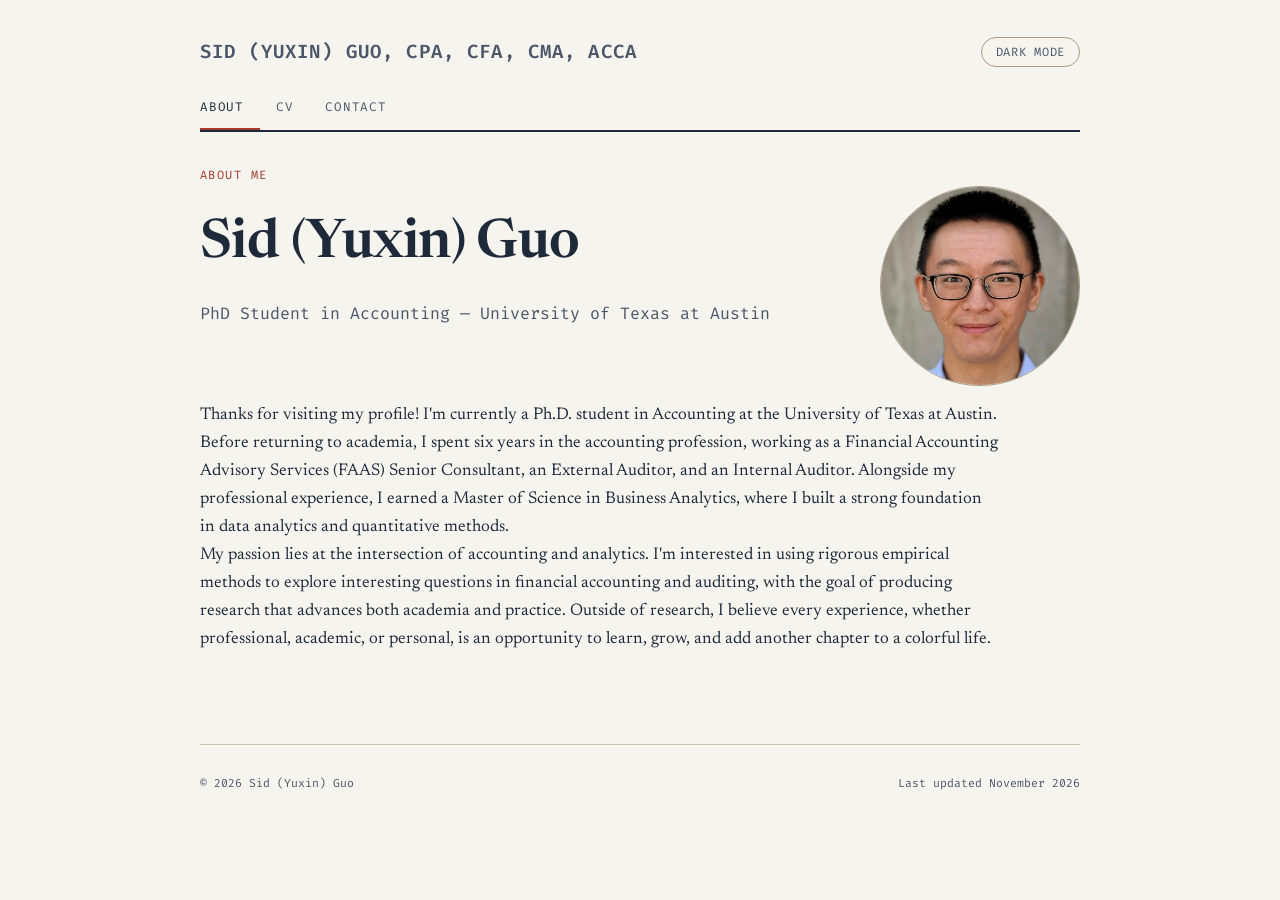
<file: index.html>
<!DOCTYPE html>
<html lang="en">
<head>
<meta charset="UTF-8">
<meta name="viewport" content="width=device-width, initial-scale=1.0">
<title>Sid (Yuxin) Guo — PhD Student in Accounting</title>
<link rel="preconnect" href="https://fonts.googleapis.com">
<link rel="preconnect" href="https://fonts.gstatic.com" crossorigin>
<link href="https://fonts.googleapis.com/css2?family=Newsreader:ital,opsz,wght@0,6..72,400;0,6..72,500;0,6..72,600;0,6..72,700;1,6..72,400&family=Fira+Code:wght@400;500;600&display=swap" rel="stylesheet">
<link rel="stylesheet" href="style.css">
<script src="theme.js"></script>
</head>
<body>

<div class="wrap">

  <header class="top fade-in">
    <div class="top-row">
      <a class="eyebrow-mini" href="index.html">Sid (Yuxin) Guo, CPA, CFA, CMA, ACCA</a>
      <button id="theme-toggle" class="theme-toggle" type="button">Dark mode</button>
    </div>
    <nav class="tabs">
      <a href="index.html" class="active">About</a>
      <a href="cv.html">CV</a>
      <!-- <a href="research.html">Research</a> -->
      <!-- <a href="teaching.html">Teaching</a> -->
      <a href="contact.html">Contact</a>
    </nav>
  </header>

  <main>
    <section class="statement-head fade-in">
      <div class="head-flex">
        <div>
          <p class="eyebrow">About Me</p>
          <h1 class="name">Sid (Yuxin) Guo</h1>
          <p class="role-line">PhD Student in Accounting — University of Texas at Austin</p>
        </div>

        <!-- Photo placeholder: replace src with your own file, e.g. "photo.jpg", -->
        <!-- and delete the <span class="photo-label"> line once the image is in place. -->
        <div class="photo-frame">
          <img src="./resources/SidGuo.jpg" alt="Portrait of Sid Guo" onerror="this.style.display='none'; this.nextElementSibling.style.display='block';">
          <span class="photo-label" style="display:none;"></span>
        </div>
      </div>

      <p class="abstract" style="margin-top:16px;">
        <span class="tag"></span>
        Thanks for visiting my profile! I'm currently a Ph.D. student in Accounting at the University of Texas at Austin. 
        <br>Before returning to academia, I spent six years in the accounting profession, working as a Financial Accounting Advisory Services (FAAS) Senior Consultant, an External Auditor, and an Internal Auditor. Alongside my professional experience, I earned a Master of Science in Business Analytics, where I built a strong foundation in data analytics and quantitative methods. 
        <br>My passion lies at the intersection of accounting and analytics. I'm interested in using rigorous empirical methods to explore interesting questions in financial accounting and auditing, with the goal of producing research that advances both academia and practice. Outside of research, I believe every experience, whether professional, academic, or personal, is an opportunity to learn, grow, and add another chapter to a colorful life.
      </p>
      <!-- <p class="abstract" style="margin-top:16px;">
        <span class="tag">Placeholder</span>
        Placeholder placeholder placeholder placeholder placeholder placeholder placeholder placeholder placeholder placeholder placeholder placeholder placeholder placeholder placeholder placeholder placeholder placeholder. You can find the details on the <a href="research.html">research page</a>.
      </p> -->

    </section>
  </main>

  <footer>
    <span>© 2026 Sid (Yuxin) Guo</span>
    <span>Last updated November 2026</span>
  </footer>

</div>

</body>
</html>
</file>
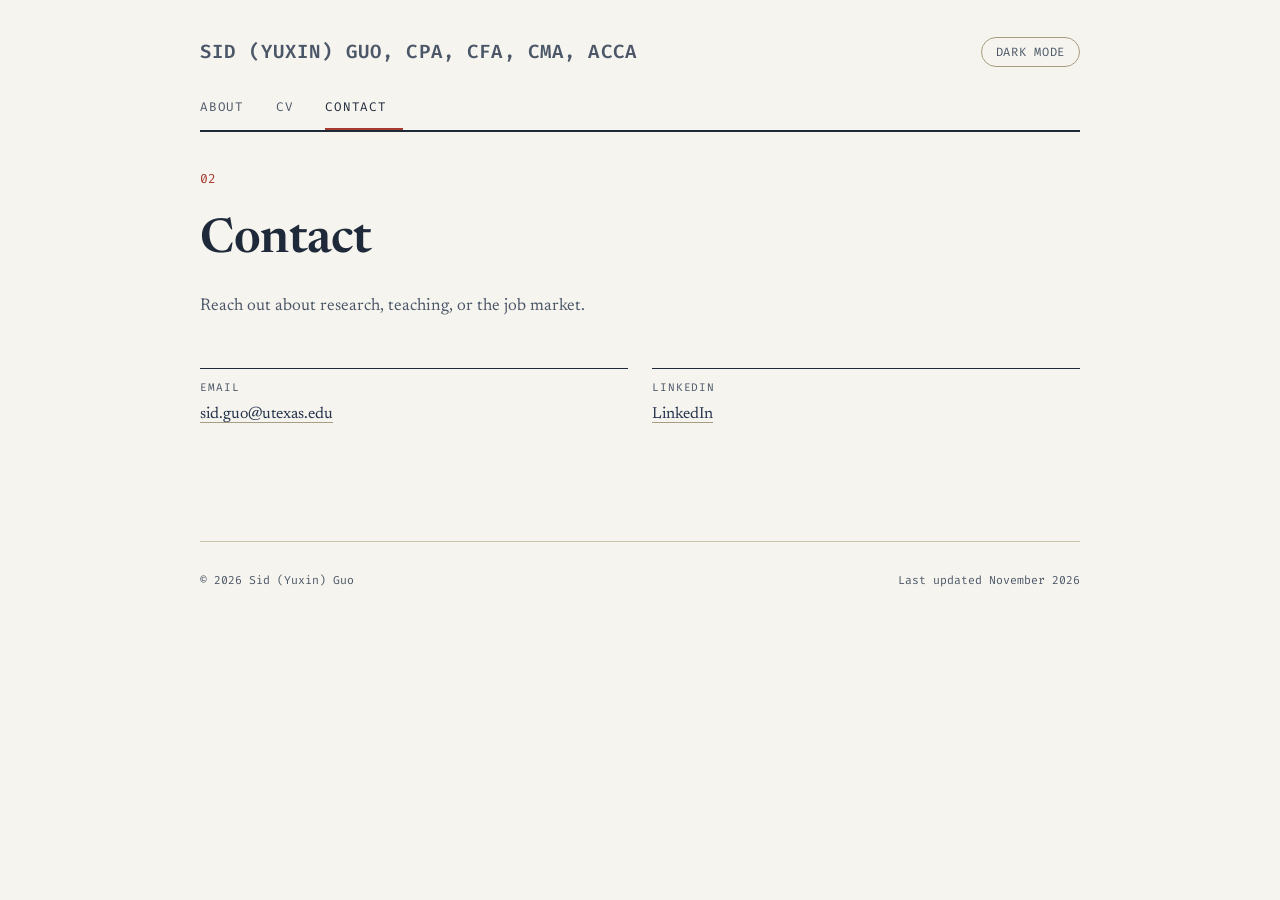
<file: contact.html>
<!DOCTYPE html>
<html lang="en">
<head>
<meta charset="UTF-8">
<meta name="viewport" content="width=device-width, initial-scale=1.0">
<title>Contact — Sid (Yuxin) Guo</title>
<link rel="preconnect" href="https://fonts.googleapis.com">
<link rel="preconnect" href="https://fonts.gstatic.com" crossorigin>
<link href="https://fonts.googleapis.com/css2?family=Newsreader:ital,opsz,wght@0,6..72,400;0,6..72,500;0,6..72,600;0,6..72,700;1,6..72,400&family=Fira+Code:wght@400;500;600&display=swap" rel="stylesheet">
<link rel="stylesheet" href="style.css">
<script src="theme.js"></script>
</head>
<body>

<div class="wrap">

  <header class="top fade-in">
    <div class="top-row">
      <a class="eyebrow-mini" href="index.html">Sid (Yuxin) Guo, CPA, CFA, CMA, ACCA</a>
      <button id="theme-toggle" class="theme-toggle" type="button">Dark mode</button>
    </div>
    <nav class="tabs">
      <a href="index.html">About</a>
      <a href="cv.html">CV</a>
      <!-- <a href="research.html">Research</a> -->
      <!-- <a href="teaching.html">Teaching</a> -->
      <a href="contact.html" class="active">Contact</a>
    </nav>
  </header>

  <main>
    <section class="page-head fade-in" style="padding-bottom:0;">
      <span class="line-no mono">02</span>
      <h1>Contact</h1>
      <p class="lede">Reach out about research, teaching, or the job market.</p>
    </section>

    <section style="padding-top:6px;">
      <div class="signatures">
        <div class="sig">
          <span class="label">Email</span>
          <a href="mailto:sid.guo@utexas.edu">sid.guo@utexas.edu</a>
        </div>
        <!-- <div class="sig">
          <span class="label">Office</span>
          <a href="#">Placeholder Hall, Room 000</a>
        </div> -->
        <!-- <div class="sig">
          <span class="label">CV</span>
          <a href="./resources/Resume-YuxinGuo.pdf">Sid (Yuxin) Guo</a>
        </div> -->
        <div class="sig">
          <span class="label">LinkedIn</span>
          <a href="https://www.linkedin.com/in/yuxin-guo-cpa-cma/">LinkedIn</a>
        </div>
      </div>
    </section>
  </main>

  <footer>
    <span>© 2026 Sid (Yuxin) Guo</span>
    <span>Last updated November 2026</span>
  </footer>

</div>

</body>
</html>
</file>
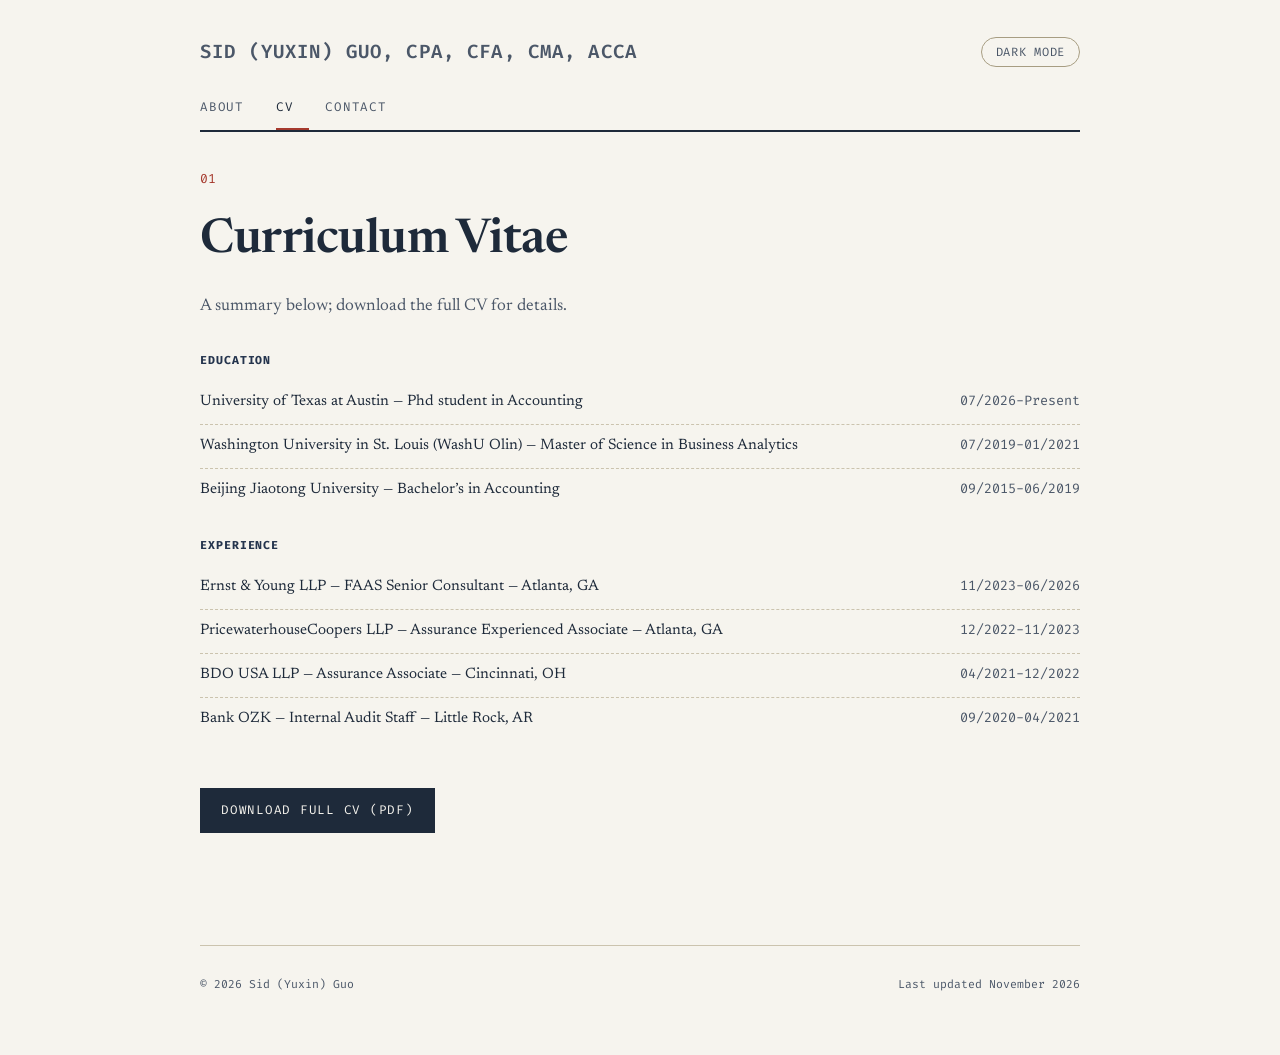
<file: cv.html>
<!DOCTYPE html>
<html lang="en">
<head>
<meta charset="UTF-8">
<meta name="viewport" content="width=device-width, initial-scale=1.0">
<title>CV — Sid (Yuxin) Guo</title>
<link rel="preconnect" href="https://fonts.googleapis.com">
<link rel="preconnect" href="https://fonts.gstatic.com" crossorigin>
<link href="https://fonts.googleapis.com/css2?family=Newsreader:ital,opsz,wght@0,6..72,400;0,6..72,500;0,6..72,600;0,6..72,700;1,6..72,400&family=Fira+Code:wght@400;500;600&display=swap" rel="stylesheet">
<link rel="stylesheet" href="style.css">
<script src="theme.js"></script>
</head>
<body>

<div class="wrap">

  <header class="top fade-in">
    <div class="top-row">
      <a class="eyebrow-mini" href="index.html">Sid (Yuxin) Guo, CPA, CFA, CMA, ACCA</a>
      <button id="theme-toggle" class="theme-toggle" type="button">Dark mode</button>
    </div>
    <nav class="tabs">
      <a href="index.html">About</a>
      <a href="cv.html" class="active">CV</a>
      <!-- <a href="research.html">Research</a> -->
      <!-- <a href="teaching.html">Teaching</a> -->
      <a href="contact.html">Contact</a>
    </nav>
  </header>

  <main>
    <section class="page-head fade-in" style="padding-bottom:0;">
      <span class="line-no mono">01</span>
      <h1>Curriculum Vitae</h1>
      <p class="lede">A summary below; download the full CV for details.</p>
    </section>

    <section style="padding-top:6px;">
      <div class="ledger-rows">
        <div class="ledger-group">
          <h3>Education</h3>
          <div class="ledger-row">
            <span class="desc">University of Texas at Austin — Phd student in Accounting</span>
            <span class="amt">07/2026-Present</span>
          </div>
          <div class="ledger-row">
            <span class="desc">Washington University in St. Louis (WashU Olin) — Master of Science in Business Analytics</span>
            <span class="amt">07/2019-01/2021</span>
          </div>
          <div class="ledger-row">
            <span class="desc">Beijing Jiaotong University                     — Bachelor’s in Accounting</span>
            <span class="amt">09/2015-06/2019</span>
          </div>
        </div>

        <div class="ledger-group">
          <h3>Experience</h3>
          <div class="ledger-row">
            <span class="desc">Ernst & Young LLP — FAAS Senior Consultant — Atlanta, GA</span>
            <span class="amt">11/2023-06/2026</span>
          </div>
          <div class="ledger-row">
            <span class="desc">PricewaterhouseCoopers LLP — Assurance Experienced Associate — Atlanta, GA</span>
            <span class="amt">12/2022-11/2023</span>
          </div>
          <div class="ledger-row">
            <span class="desc">BDO USA LLP — Assurance Associate — Cincinnati, OH</span>
            <span class="amt">04/2021-12/2022</span>
          </div>
          <div class="ledger-row">
            <span class="desc">Bank OZK — Internal Audit Staff — Little Rock, AR</span>
            <span class="amt">09/2020-04/2021</span>
          </div>
        </div>

        <!-- <div class="ledger-group">
          <h3>Awards &amp; Fellowships</h3>
          <div class="ledger-row">
            <span class="desc">Placeholder</span>
            <span class="amt">Placeholder</span>
          </div>
          <div class="ledger-row">
            <span class="desc">Placeholder</span>
            <span class="amt">Placeholder</span>
          </div>
        </div> -->
      </div>

      <a class="cv-download" href="./resources/CV-SidGuo.pdf">Download full CV (PDF)</a>
    </section>
  </main>

  <footer>
    <span>© 2026 Sid (Yuxin) Guo</span>
    <span>Last updated November 2026</span>
  </footer>

</div>

</body>
</html>
</file>
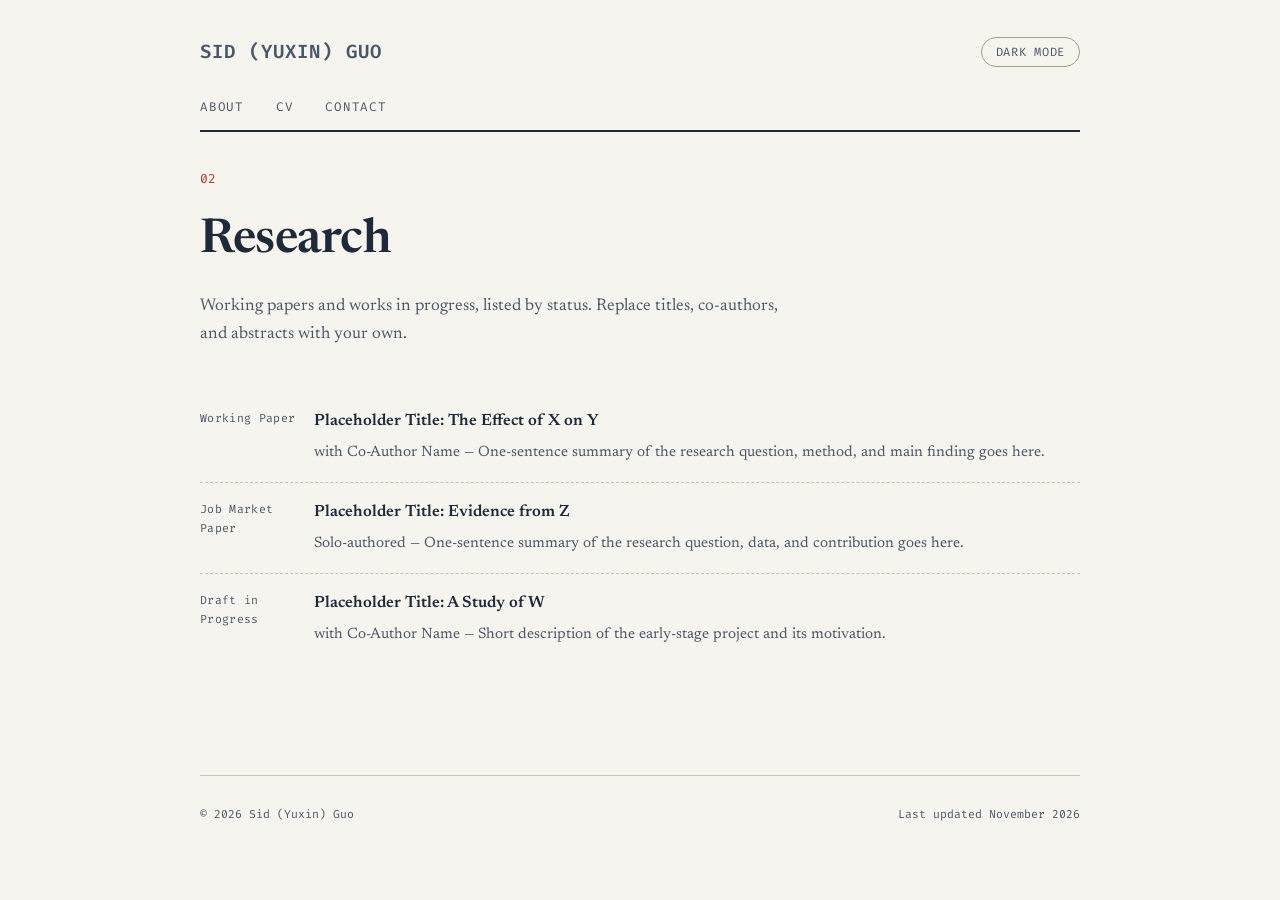
<file: research.html>
<!DOCTYPE html>
<html lang="en">
<head>
<meta charset="UTF-8">
<meta name="viewport" content="width=device-width, initial-scale=1.0">
<title>Research — Sid (Yuxin) Guo</title>
<link rel="preconnect" href="https://fonts.googleapis.com">
<link rel="preconnect" href="https://fonts.gstatic.com" crossorigin>
<link href="https://fonts.googleapis.com/css2?family=Newsreader:ital,opsz,wght@0,6..72,400;0,6..72,500;0,6..72,600;0,6..72,700;1,6..72,400&family=Fira+Code:wght@400;500;600&display=swap" rel="stylesheet">
<link rel="stylesheet" href="style.css">
<script src="theme.js"></script>
</head>
<body>

<div class="wrap">

  <header class="top fade-in">
    <div class="top-row">
      <a class="eyebrow-mini" href="index.html">Sid (Yuxin) Guo</a>
      <button id="theme-toggle" class="theme-toggle" type="button">Dark mode</button>
    </div>
    <nav class="tabs">
      <a href="index.html">About</a>
      <a href="cv.html">CV</a>
      <!-- <a href="research.html" class="active">Research</a> -->
      <!-- <a href="teaching.html">Teaching</a> -->
      <a href="contact.html">Contact</a>
    </nav>
  </header>

  <main>
    <section class="page-head fade-in" style="padding-bottom:0;">
      <span class="line-no mono">02</span>
      <h1>Research</h1>
      <p class="lede">Working papers and works in progress, listed by status. Replace titles, co-authors, and abstracts with your own.</p>
    </section>

    <section style="padding-top:6px;">
      <div class="entries">
        <div class="entry">
          <span class="status mono">Working Paper</span>
          <div>
            <h3>Placeholder Title: The Effect of X on Y</h3>
            <p>with Co-Author Name — One-sentence summary of the research question, method, and main finding goes here.</p>
          </div>
        </div>
        <div class="entry">
          <span class="status mono">Job Market Paper</span>
          <div>
            <h3>Placeholder Title: Evidence from Z</h3>
            <p>Solo-authored — One-sentence summary of the research question, data, and contribution goes here.</p>
          </div>
        </div>
        <div class="entry">
          <span class="status mono">Draft in Progress</span>
          <div>
            <h3>Placeholder Title: A Study of W</h3>
            <p>with Co-Author Name — Short description of the early-stage project and its motivation.</p>
          </div>
        </div>
      </div>
    </section>
  </main>

  <footer>
    <span>© 2026 Sid (Yuxin) Guo</span>
    <span>Last updated November 2026</span>
  </footer>

</div>

</body>
</html>
</file>
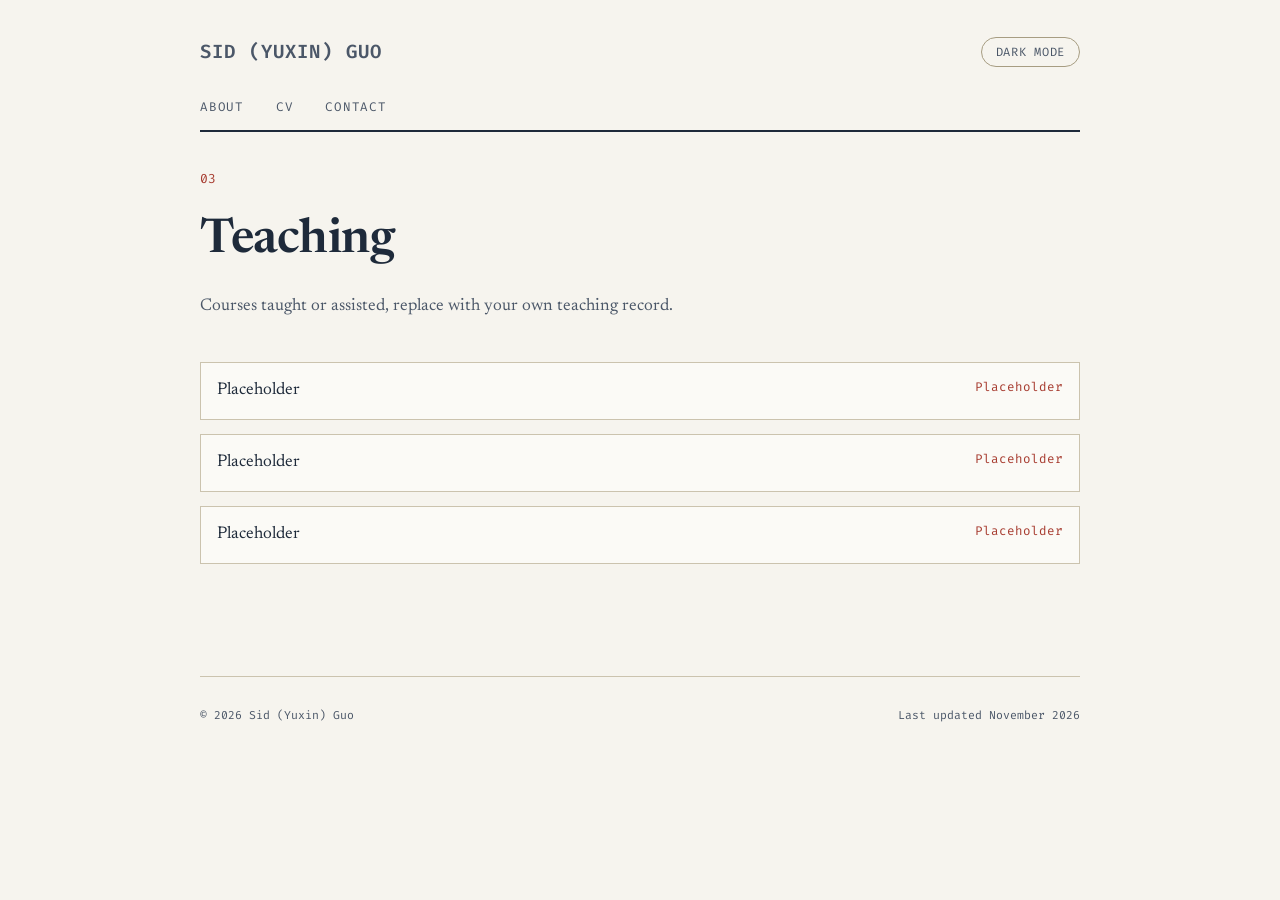
<file: teaching.html>
<!DOCTYPE html>
<html lang="en">
<head>
<meta charset="UTF-8">
<meta name="viewport" content="width=device-width, initial-scale=1.0">
<title>Teaching — Sid (Yuxin) Guo</title>
<link rel="preconnect" href="https://fonts.googleapis.com">
<link rel="preconnect" href="https://fonts.gstatic.com" crossorigin>
<link href="https://fonts.googleapis.com/css2?family=Newsreader:ital,opsz,wght@0,6..72,400;0,6..72,500;0,6..72,600;0,6..72,700;1,6..72,400&family=Fira+Code:wght@400;500;600&display=swap" rel="stylesheet">
<link rel="stylesheet" href="style.css">
<script src="theme.js"></script>
</head>
<body>

<div class="wrap">

  <header class="top fade-in">
    <div class="top-row">
      <a class="eyebrow-mini" href="index.html">Sid (Yuxin) Guo</a>
      <button id="theme-toggle" class="theme-toggle" type="button">Dark mode</button>
    </div>
    <nav class="tabs">
      <a href="index.html">About</a>
      <a href="cv.html">CV</a>
      <!-- <a href="research.html">Research</a> -->
      <!-- <a href="teaching.html" class="active">Teaching</a> -->
      <a href="contact.html">Contact</a>
    </nav>
  </header>

  <main>
    <section class="page-head fade-in" style="padding-bottom:0;">
      <span class="line-no mono">03</span>
      <h1>Teaching</h1>
      <p class="lede">Courses taught or assisted, replace with your own teaching record.</p>
    </section>

    <section style="padding-top:6px;">
      <div class="courses">
        <div class="course">
          <span>Placeholder</span>
          <span class="code mono">Placeholder</span>
        </div>
        <div class="course">
          <span>Placeholder</span>
          <span class="code mono">Placeholder</span>
        </div>
        <div class="course">
          <span>Placeholder</span>
          <span class="code mono">Placeholder</span>
        </div>
      </div>
    </section>
  </main>

  <footer>
    <span>© 2026 Sid (Yuxin) Guo</span>
    <span>Last updated November 2026</span>
  </footer>

</div>

</body>
</html>
</file>
<file: style.css>
:root{
  --paper:#F6F4EE;
  --paper-raised:#FBFAF6;
  --ink:#1E2A3A;
  --ink-soft:#4B5768;
  --rule:#CBC3AE;
  --rule-strong:#A79D82;
  --stamp:#A63A2E;
  --navy:#24344D;
}

:root[data-theme="dark"]{
  --paper:#14181F;
  --paper-raised:#1B212B;
  --ink:#EDE9DF;
  --ink-soft:#9BA3B0;
  --rule:#2B3240;
  --rule-strong:#3D4658;
  --stamp:#D6A84F;
  --navy:#EDE9DF;
}

*{box-sizing:border-box;}
html{scroll-behavior:smooth;}

body{
  margin:0;
  background:var(--paper);
  color:var(--ink);
  font-family:'Newsreader', Georgia, serif;
  font-size:17px;
  line-height:1.65;
  -webkit-font-smoothing:antialiased;
  transition:background .2s ease, color .2s ease;
}

a{color:var(--navy);}
a:focus-visible, button:focus-visible{
  outline:2px solid var(--stamp);
  outline-offset:3px;
}

.mono{
  font-family:'Fira Code', ui-monospace, monospace;
}

/* ---------- theme toggle ---------- */
.theme-toggle{
  font-family:'Fira Code', monospace;
  font-size:12px;
  letter-spacing:.06em;
  text-transform:uppercase;
  color:var(--ink-soft);
  background:transparent;
  border:1px solid var(--rule-strong);
  border-radius:20px;
  padding:6px 14px;
  cursor:pointer;
  transition:color .15s ease, border-color .15s ease, background .15s ease;
}
.theme-toggle:hover{
  color:var(--stamp);
  border-color:var(--stamp);
}

/* ---------- shell ---------- */
.wrap{
  max-width:960px;
  margin:0 auto;
  padding:0 40px;
}

/* ---------- nav ---------- */
header.top{
  border-bottom:2px solid var(--ink);
  padding-top:36px;
}
.top-row{
  display:flex;
  justify-content:space-between;
  align-items:center;
  gap:16px;
}
.eyebrow-mini{
  font-family:'Fira Code', monospace;
  font-size:19px;
  font-weight:600;
  letter-spacing:.06em;
  text-transform:uppercase;
  color:var(--ink-soft);
  text-decoration:none;
}
.eyebrow-mini:hover{color:var(--stamp);}
nav.tabs{
  display:flex;
  flex-wrap:wrap;
  gap:0;
  margin-top:20px;
}
nav.tabs a{
  font-family:'Fira Code', monospace;
  font-size:12.5px;
  letter-spacing:.06em;
  text-transform:uppercase;
  text-decoration:none;
  color:var(--ink-soft);
  padding:10px 16px 10px 0;
  margin-right:16px;
  border-bottom:2px solid transparent;
}
nav.tabs a:hover{color:var(--stamp);}
nav.tabs a.active{
  color:var(--ink);
  border-bottom:2px solid var(--stamp);
}

/* ---------- page header (per-page title block) ---------- */
.page-head{
  padding:34px 0 6px;
}
.line-no{
  font-family:'Fira Code', monospace;
  font-size:13px;
  color:var(--stamp);
}
.page-head h1{
  margin:8px 0 0;
  font-size:clamp(2.2rem, 5.5vw, 3rem);
  font-weight:600;
  letter-spacing:-0.01em;
}
p.lede{
  max-width:60ch;
  color:var(--ink-soft);
  margin-top:12px;
}

/* ---------- hero / statement header (home page only) ---------- */
.statement-head{
  padding:34px 0 30px;
}
.head-flex{
  display:flex;
  justify-content:space-between;
  align-items:flex-start;
  gap:28px;
}
.photo-frame{
  flex:0 0 auto;
  width:200px;
  height:200px;
  margin-top:20px;
  border-radius:50%;
  border:1px solid var(--rule-strong);
  background:var(--paper-raised);
  display:flex;
  align-items:center;
  justify-content:center;
  text-align:center;
  overflow:hidden;
}
.photo-frame img{
  width:100%;
  height:100%;
  object-fit:cover;
  display:block;
}
.photo-frame .photo-label{
  font-family:'Fira Code', monospace;
  font-size:10px;
  letter-spacing:.06em;
  text-transform:uppercase;
  color:var(--ink-soft);
  padding:0 10px;
}
@media (max-width:560px){
  .head-flex{
    flex-direction:column-reverse;
  }
  .photo-frame{
    width:104px;
    height:104px;
    margin-top:0;
  }
}
.eyebrow{
  font-family:'Fira Code', monospace;
  font-size:12px;
  letter-spacing:.12em;
  text-transform:uppercase;
  color:var(--stamp);
  margin:0 0 14px;
}
h1.name{
  margin:0;
  font-size:clamp(2.4rem, 5.5vw, 3.4rem);
  font-weight:600;
  letter-spacing:-0.01em;
}
.role-line{
  margin:10px 0 0;
  font-family:'Fira Code', monospace;
  font-size:16.5px;
  color:var(--ink-soft);
}
.abstract{
  margin:22px 0 0;
  max-width:80ch;
  color:var(--ink);
  font-size:17px;
}
.abstract .tag{
  font-family:'Fira Code', monospace;
  font-size:11.5px;
  letter-spacing:.08em;
  color:var(--ink-soft);
  display:block;
  margin-bottom:6px;
  text-transform:uppercase;
}

/* ---------- balance snapshot (signature element) ---------- */
.balance{
  margin-top:30px;
  border:1px solid var(--rule-strong);
  background:var(--paper-raised);
}
.balance-title{
  font-family:'Fira Code', monospace;
  font-size:11.5px;
  letter-spacing:.1em;
  text-transform:uppercase;
  color:var(--ink-soft);
  padding:12px 18px;
  border-bottom:1px solid var(--rule);
}
.balance-cols{
  display:grid;
  grid-template-columns:1fr 1fr;
}
.balance-cols > div{padding:16px 18px;}
.balance-cols > div:first-child{border-right:1px solid var(--rule);}
.balance-cols h3{
  margin:0 0 10px;
  font-family:'Fira Code', monospace;
  font-size:11px;
  letter-spacing:.08em;
  text-transform:uppercase;
  color:var(--navy);
}
.balance-cols ul{
  margin:0; padding:0; list-style:none;
  font-size:14.5px;
  color:var(--ink-soft);
}
.balance-cols li{
  padding:5px 0;
  border-bottom:1px dashed var(--rule);
}
.balance-cols li:last-child{border-bottom:none;}
@media (max-width:520px){
  .balance-cols{grid-template-columns:1fr;}
  .balance-cols > div:first-child{border-right:none;border-bottom:1px solid var(--rule);}
}

/* ---------- page body sections ---------- */
main{
  padding-bottom:40px;
}
section{
  padding:36px 0 52px;
}

/* research list = journal entries */
.entries{
  margin-top:20px;
  display:flex;
  flex-direction:column;
}
.entry{
  display:grid;
  grid-template-columns:96px 1fr;
  gap:18px;
  padding:16px 0;
  border-top:1px dashed var(--rule);
}
.entry:first-child{border-top:none;}
.entry .status{
  font-family:'Fira Code', monospace;
  font-size:11.5px;
  color:var(--ink-soft);
  letter-spacing:.03em;
  padding-top:2px;
}
.entry h3{
  margin:0 0 6px;
  font-size:1.02rem;
  font-weight:600;
}
.entry p{
  margin:0;
  color:var(--ink-soft);
  font-size:15px;
}
@media (max-width:520px){
  .entry{grid-template-columns:1fr;}
}

/* CV = ledger rows, right-aligned dates like amounts */
.ledger-rows{margin-top:8px;}
.ledger-group{margin-bottom:26px;}
.ledger-group h3{
  font-family:'Fira Code', monospace;
  font-size:11.5px;
  letter-spacing:.08em;
  text-transform:uppercase;
  color:var(--navy);
  margin:0 0 10px;
}
.ledger-row{
  display:flex;
  justify-content:space-between;
  gap:16px;
  padding:9px 0;
  border-bottom:1px dashed var(--rule);
}
.ledger-row:last-child{border-bottom:none;}
.ledger-row .desc{font-size:15px;}
.ledger-row .amt{
  font-family:'Fira Code', monospace;
  font-size:13.5px;
  color:var(--ink-soft);
  white-space:nowrap;
}

.cv-download{
  display:inline-block;
  margin-top:22px;
  font-family:'Fira Code', monospace;
  font-size:12.5px;
  letter-spacing:.06em;
  text-transform:uppercase;
  text-decoration:none;
  color:var(--paper);
  background:var(--ink);
  padding:11px 20px;
  border:1px solid var(--ink);
  transition:background .15s ease, color .15s ease;
}
.cv-download:hover{
  background:var(--paper);
  color:var(--ink);
}

/* teaching */
.courses{
  margin-top:18px;
  display:grid;
  gap:14px;
}
.course{
  display:flex;
  justify-content:space-between;
  gap:16px;
  padding:14px 16px;
  background:var(--paper-raised);
  border:1px solid var(--rule);
}
.course .code{
  font-family:'Fira Code', monospace;
  font-size:12.5px;
  color:var(--stamp);
  white-space:nowrap;
}

/* contact / footer as signatures */
.signatures{
  margin-top:24px;
  display:grid;
  grid-template-columns:1fr 1fr;
  gap:24px;
}
.sig{
  border-top:1px solid var(--ink);
  padding-top:10px;
}
.sig .label{
  font-family:'Fira Code', monospace;
  font-size:11px;
  text-transform:uppercase;
  letter-spacing:.08em;
  color:var(--ink-soft);
  display:block;
  margin-bottom:4px;
}
.sig a{
  text-decoration:none;
  font-size:16px;
  border-bottom:1px solid var(--rule-strong);
}
.sig a:hover{color:var(--stamp); border-color:var(--stamp);}
@media (max-width:520px){
  .signatures{grid-template-columns:1fr;}
}

footer{
  padding:30px 0 60px;
  border-top:1px solid var(--rule);
  margin-top:20px;
  font-family:'Fira Code', monospace;
  font-size:11.5px;
  color:var(--ink-soft);
  display:flex;
  justify-content:space-between;
  gap:12px;
  flex-wrap:wrap;
}

@media (prefers-reduced-motion: no-preference){
  .fade-in{
    animation:fadeIn .5s ease both;
  }
  @keyframes fadeIn{
    from{opacity:0; transform:translateY(6px);}
    to{opacity:1; transform:translateY(0);}
  }
}
</file>
